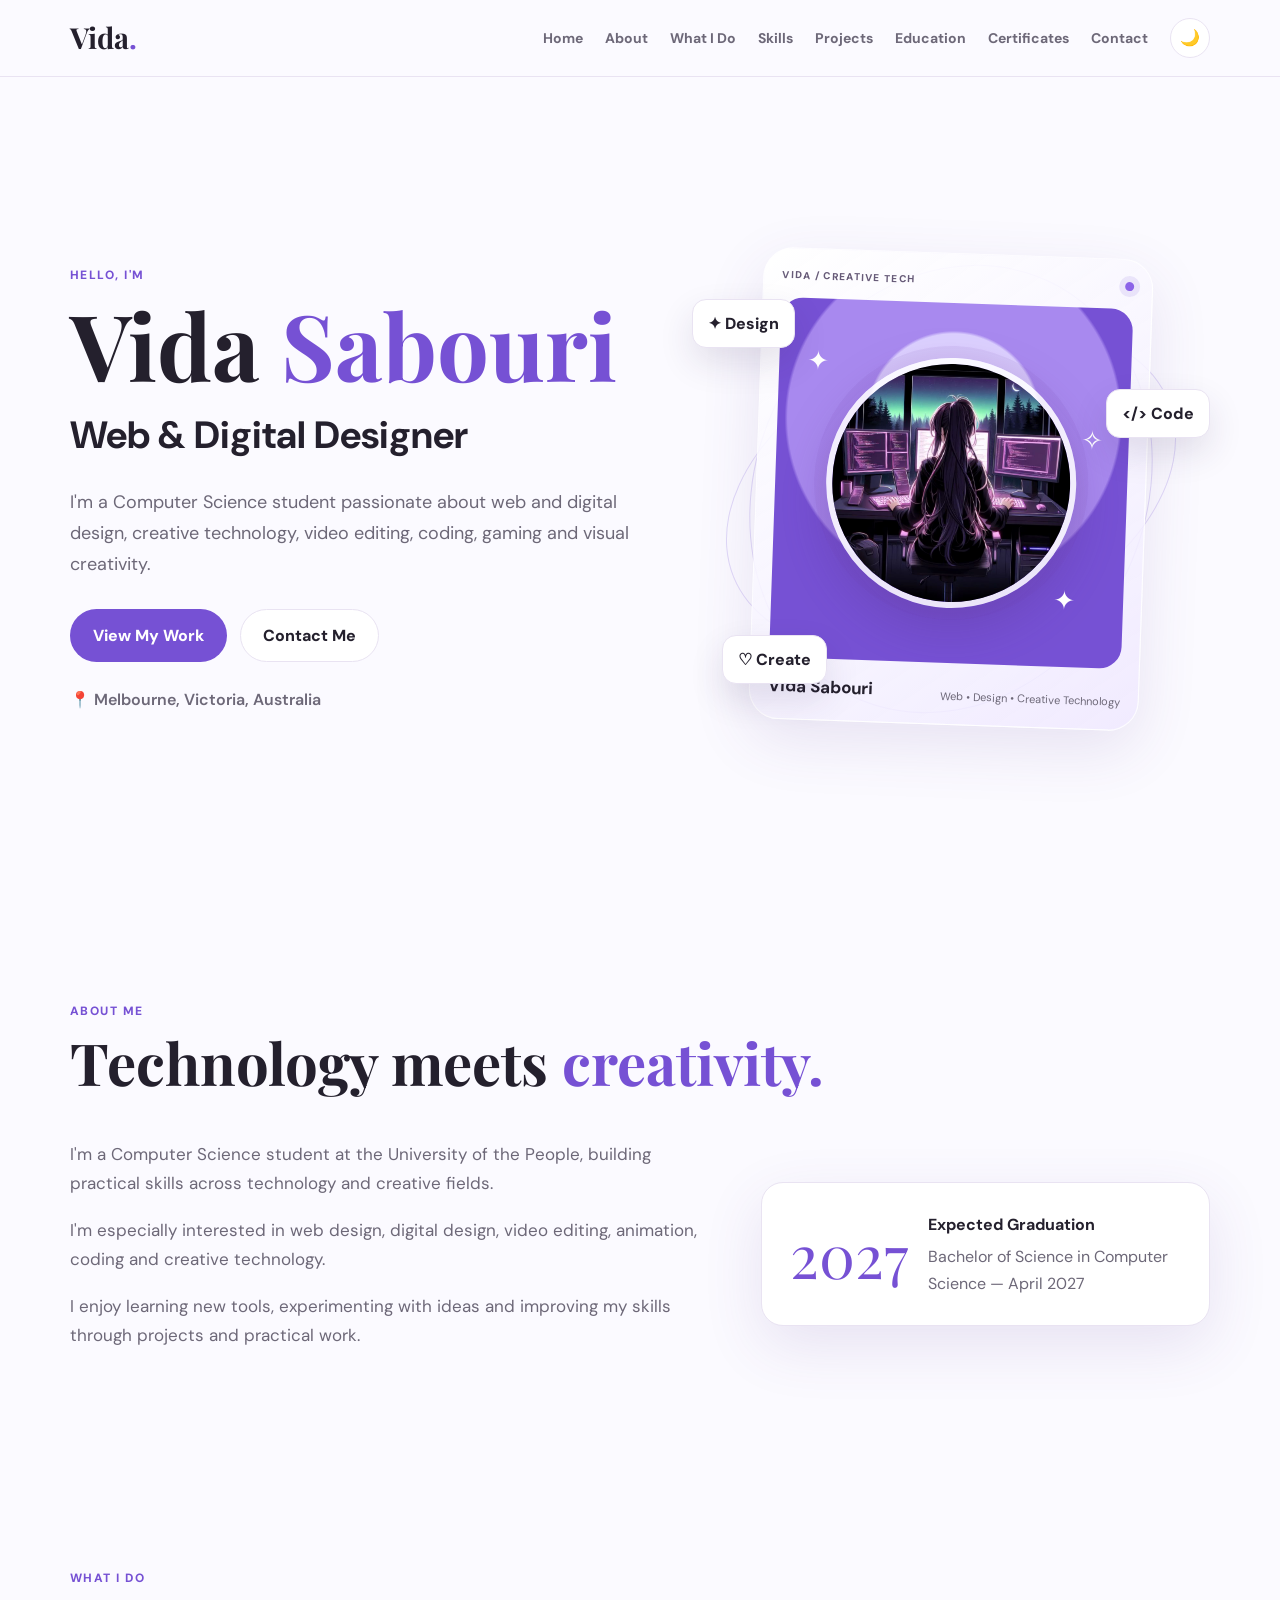
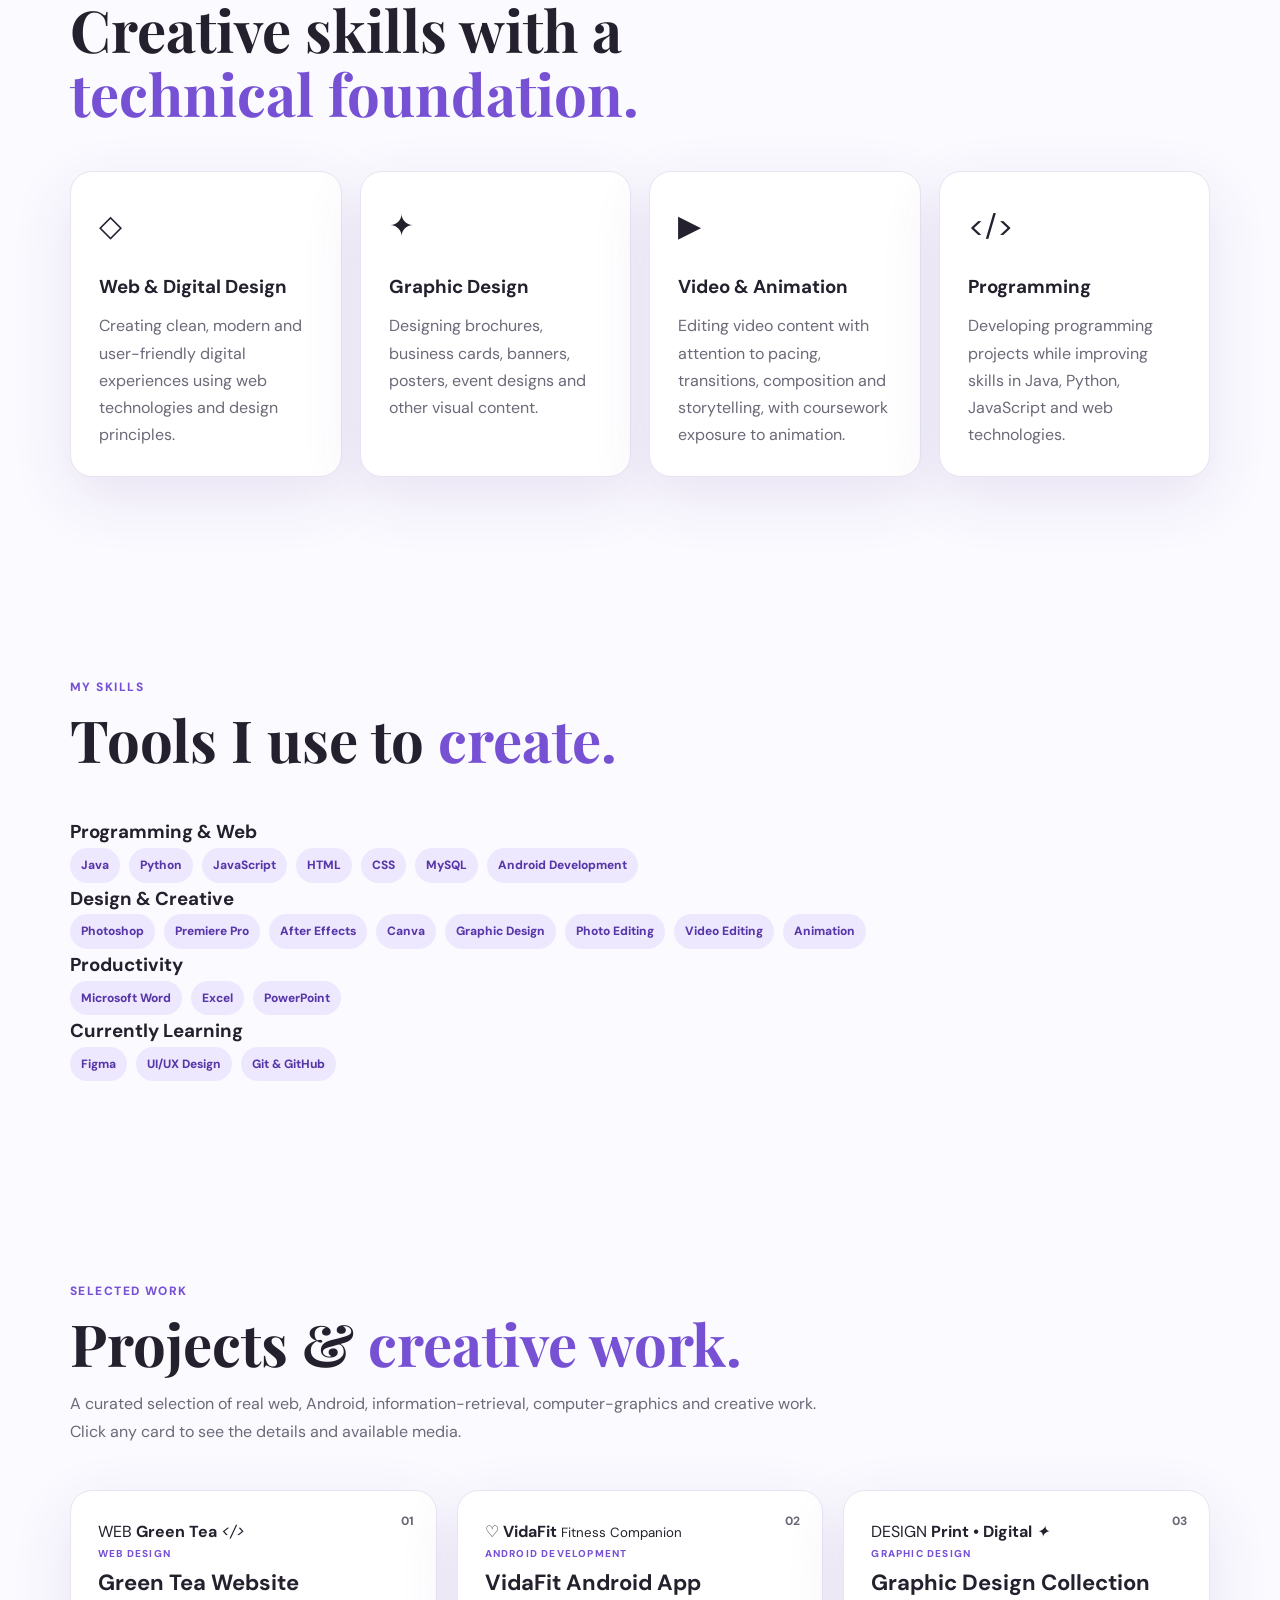
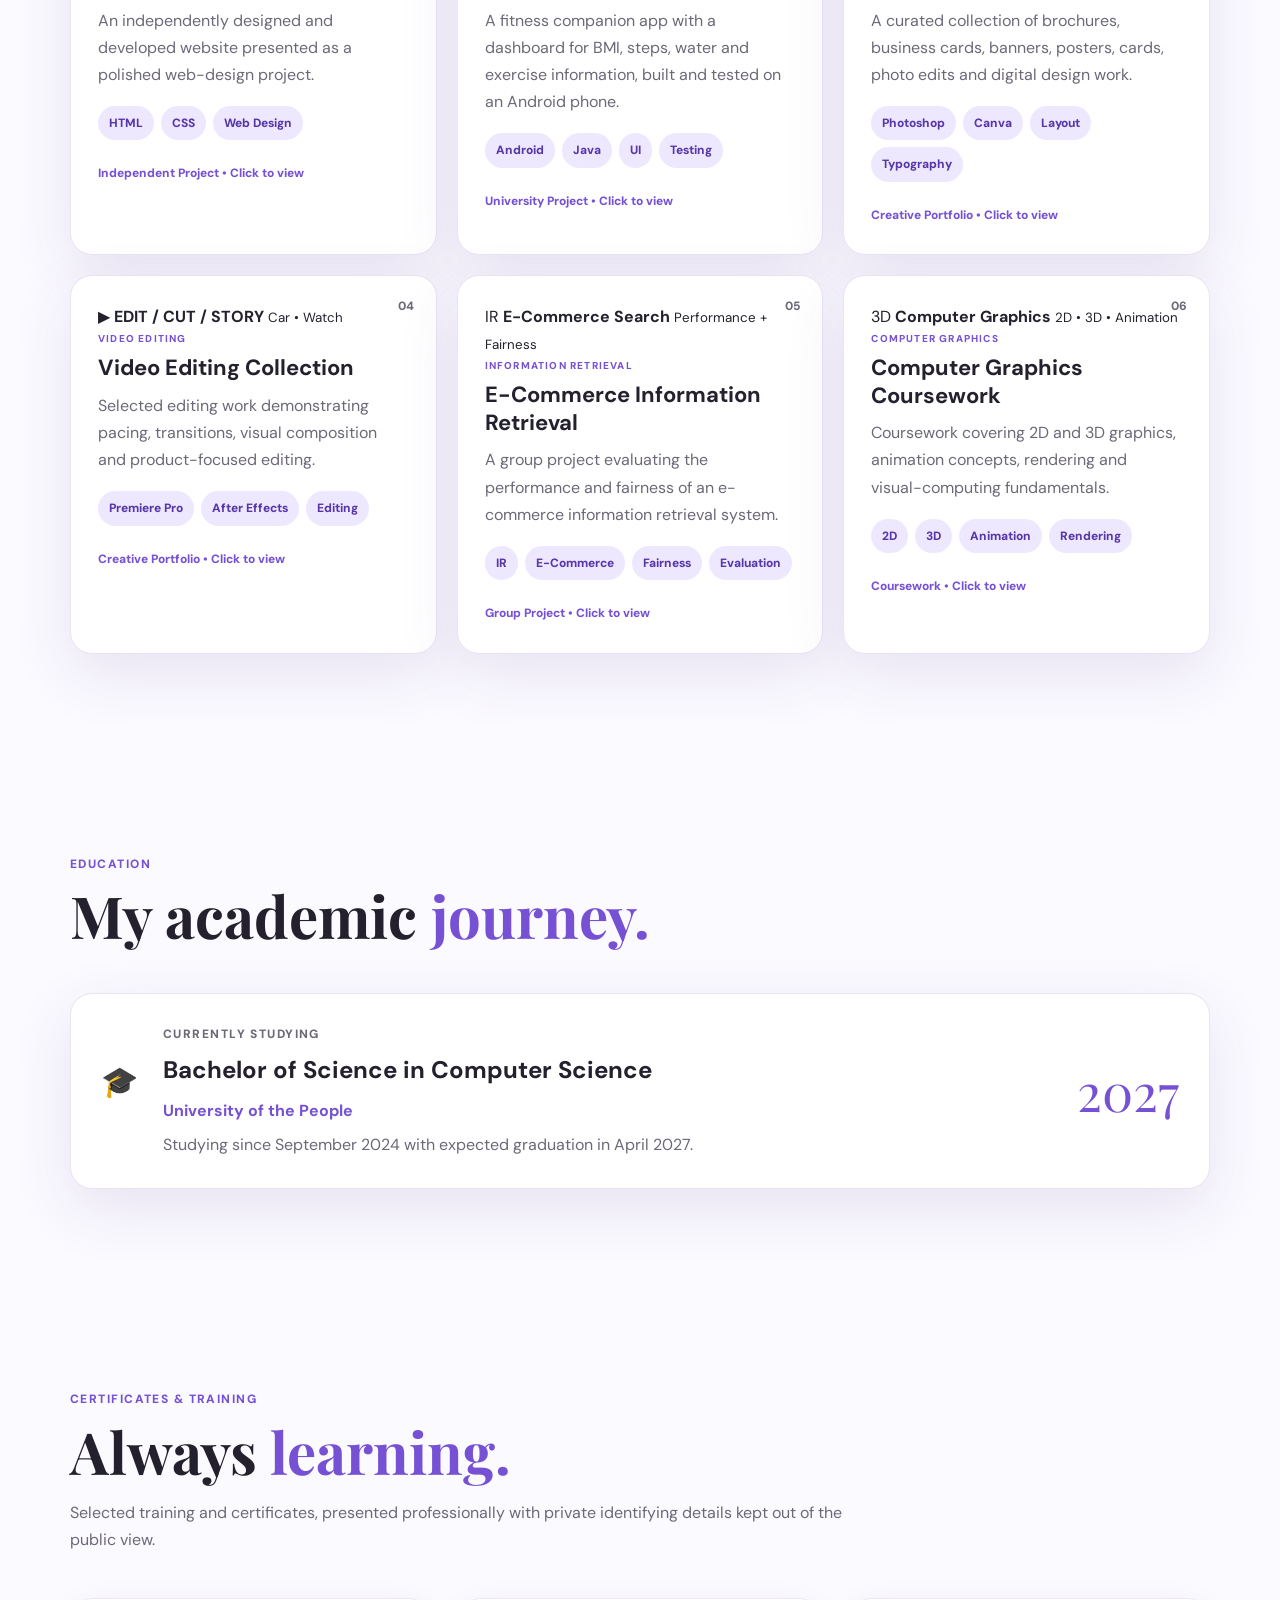
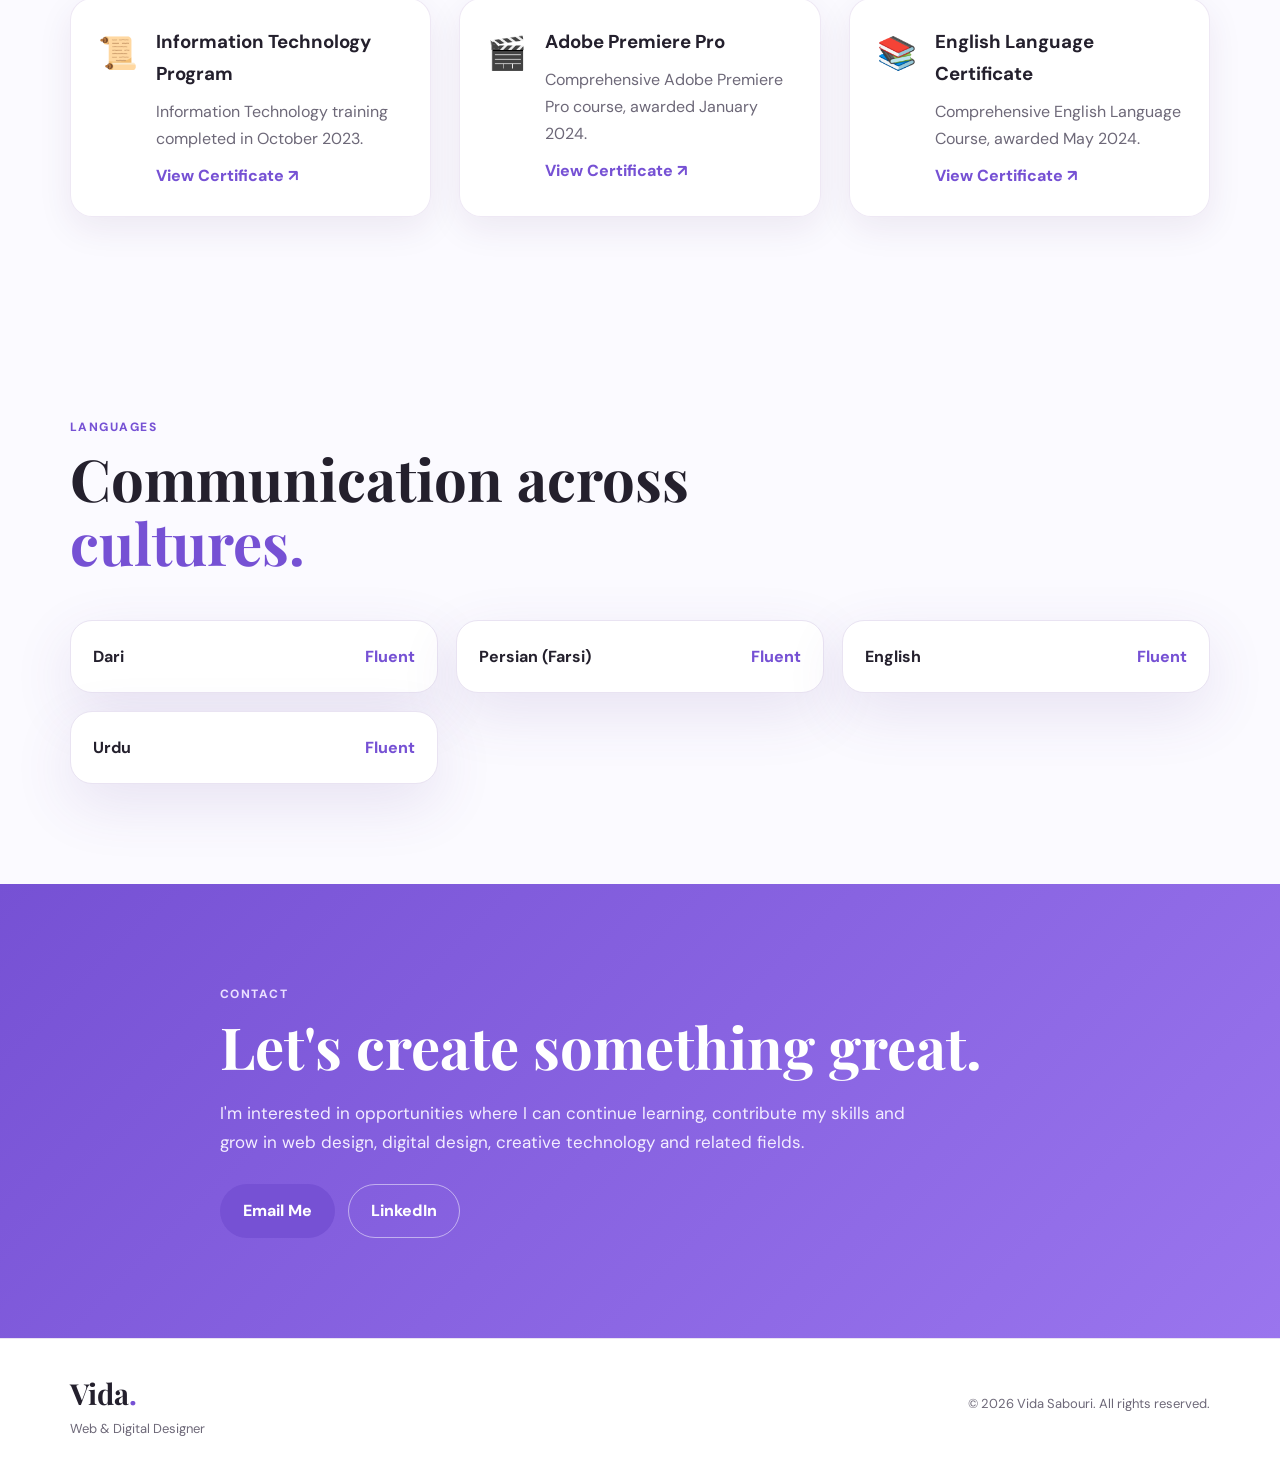
<file: index.html>
<!DOCTYPE html>
<html lang="en">
<head>
    <meta charset="UTF-8">
    <meta name="viewport" content="width=device-width, initial-scale=1.0">

    <meta name="description"
        content="Vida Sabouri — Web & Digital Designer and Computer Science student based in Melbourne, Australia.">

    <meta name="author" content="Vida Sabouri">

    <title>Vida Sabouri | Web & Digital Designer</title>

    <link rel="stylesheet" href="style.css">

    <link rel="preconnect" href="https://fonts.googleapis.com">
    <link rel="preconnect" href="https://fonts.gstatic.com" crossorigin>

    <link
        href="https://fonts.googleapis.com/css2?family=DM+Sans:wght@400;500;600;700&family=Playfair+Display:wght@600;700&display=swap"
        rel="stylesheet">

    <style>
        .modal-media {
            margin-top: 24px;
            display: grid;
            grid-template-columns: repeat(2, minmax(0, 1fr));
            gap: 14px;
        }

        .media-item {
            margin: 0;
            overflow: hidden;
            border: 1px solid var(--border);
            border-radius: 18px;
            background: var(--surface-soft);
        }

        .media-item img,
        .media-item video {
            display: block;
            width: 100%;
            max-height: 420px;
            object-fit: contain;
            background: #111;
        }

        .media-item figcaption {
            padding: 10px 12px;
            color: var(--text-light);
            font-size: 12px;
            font-weight: 600;
        }

        .certificate-card-media {
            align-items: flex-start;
        }

        .certificate-link {
            display: inline-block;
            margin-top: 10px;
            color: var(--primary);
            font-weight: 800;
            text-decoration: none;
        }

        .certificate-link:hover {
            text-decoration: underline;
        }

        .media-empty {
            padding: 16px;
            border: 1px solid var(--border);
            border-radius: 14px;
            color: var(--text-light);
            background: var(--surface-soft);
        }

        @media (max-width: 700px) {
            .modal-media {
                grid-template-columns: 1fr;
            }
        }
    </style>
</head>

<body>

<header class="header">

    <nav class="navbar">

        <a href="#home" class="logo">
            Vida<span>.</span>
        </a>

        <button
            class="menu-toggle"
            id="menuToggle"
            aria-label="Open navigation menu">
            ☰
        </button>

        <ul class="nav-links" id="navLinks">

            <li><a href="#home">Home</a></li>

            <li><a href="#about">About</a></li>

            <li><a href="#services">What I Do</a></li>

            <li><a href="#skills">Skills</a></li>

            <li><a href="#projects">Projects</a></li>

            <li><a href="#education">Education</a></li>

            <li><a href="#certificates">Certificates</a></li>

            <li><a href="#contact">Contact</a></li>

            <li>
                <button
                    class="theme-toggle"
                    id="themeToggle"
                    aria-label="Toggle dark mode">
                    🌙
                </button>
            </li>

        </ul>

    </nav>

</header>


<main>

    <!-- =========================
     HERO
========================== -->

<section class="hero" id="home">

  <div class="hero-content">

      <p class="eyebrow">
          Hello, I'm
      </p>

      <h1>
          Vida <span>Sabouri</span>
      </h1>

      <h2>
          Web & Digital Designer
      </h2>

      <p class="hero-description">
          I'm a Computer Science student passionate about
          web and digital design, creative technology,
          video editing, coding, gaming and visual creativity.
      </p>

      <div class="hero-buttons">

          <a href="#projects" class="btn btn-primary">
              View My Work
          </a>

          <a href="#contact" class="btn btn-secondary">
              Contact Me
          </a>

      </div>

      <div class="hero-location">
          <span>📍</span>
          Melbourne, Victoria, Australia
      </div>

  </div>


  <div class="hero-visual">

      <div class="portrait-orbit orbit-one"></div>
      <div class="portrait-orbit orbit-two"></div>

      <div class="portrait-card">

          <div class="portrait-topline">
              <span>VIDA / CREATIVE TECH</span>
              <span class="portrait-dot"></span>
          </div>

          <!-- REAL AVATAR IMAGE -->

          <div class="portrait-art">

              <img
                  src="assets/avatar/vida-avatar.jpg"
                  alt="Stylized computer science student avatar"
                  class="vida-avatar"
              >

              <span class="spark spark-a">✦</span>
              <span class="spark spark-b">✧</span>
              <span class="spark spark-c">✦</span>

          </div>

          <div class="portrait-caption">
              <strong>Vida Sabouri</strong>
              <span>Web • Design • Creative Technology</span>
          </div>

      </div>


      <div class="floating-card card-one">
          ✦ Design
      </div>

      <div class="floating-card card-two">
          &lt;/&gt; Code
      </div>

      <div class="floating-card card-three">
          ♡ Create
      </div>

  </div>

</section>


    <!-- =========================
         ABOUT
    ========================== -->

    <section class="section about-section" id="about">

        <div class="section-heading">

            <p class="section-label">
                About Me
            </p>

            <h2>
                Technology meets <span>creativity.</span>
            </h2>

        </div>

        <div class="about-grid">

            <div class="about-text">

                <p>
                    I'm a Computer Science student at the
                    University of the People, building practical
                    skills across technology and creative fields.
                </p>

                <p>
                    I'm especially interested in web design,
                    digital design, video editing, animation,
                    coding and creative technology.
                </p>

                <p>
                    I enjoy learning new tools, experimenting
                    with ideas and improving my skills through
                    projects and practical work.
                </p>

            </div>

            <div class="about-highlight">

                <div class="highlight-number">
                    2027
                </div>

                <div>
                    <strong>Expected Graduation</strong>

                    <p>
                        Bachelor of Science in Computer Science —
                        April 2027
                    </p>
                </div>

            </div>

        </div>

    </section>


    <!-- =========================
         SERVICES
    ========================== -->

    <section class="section" id="services">

        <div class="section-heading">

            <p class="section-label">
                What I Do
            </p>

            <h2>
                Creative skills with a
                <span>technical foundation.</span>
            </h2>

        </div>

        <div class="service-grid">

            <article class="service-card">

                <div class="service-icon">
                    ◇
                </div>

                <h3>
                    Web & Digital Design
                </h3>

                <p>
                    Creating clean, modern and user-friendly
                    digital experiences using web technologies
                    and design principles.
                </p>

            </article>


            <article class="service-card">

                <div class="service-icon">
                    ✦
                </div>

                <h3>
                    Graphic Design
                </h3>

                <p>
                    Designing brochures, business cards,
                    banners, posters, event designs and
                    other visual content.
                </p>

            </article>


            <article class="service-card">

                <div class="service-icon">
                    ▶
                </div>

                <h3>
                    Video & Animation
                </h3>

                <p>
                    Editing video content with attention to
                    pacing, transitions, composition and
                    storytelling, with coursework exposure
                    to animation.
                </p>

            </article>


            <article class="service-card">

                <div class="service-icon">
                    &lt;/&gt;
                </div>

                <h3>
                    Programming
                </h3>

                <p>
                    Developing programming projects while
                    improving skills in Java, Python,
                    JavaScript and web technologies.
                </p>

            </article>

        </div>

    </section>


    <!-- =========================
         SKILLS
    ========================== -->

    <section class="section skills-section" id="skills">

        <div class="section-heading">

            <p class="section-label">
                My Skills
            </p>

            <h2>
                Tools I use to <span>create.</span>
            </h2>

        </div>

        <div class="skills-container">

            <div class="skill-category">

                <h3>
                    Programming & Web
                </h3>

                <div class="skill-list">
                    <span>Java</span>
                    <span>Python</span>
                    <span>JavaScript</span>
                    <span>HTML</span>
                    <span>CSS</span>
                    <span>MySQL</span>
                    <span>Android Development</span>
                </div>

            </div>


            <div class="skill-category">

                <h3>
                    Design & Creative
                </h3>

                <div class="skill-list">
                    <span>Photoshop</span>
                    <span>Premiere Pro</span>
                    <span>After Effects</span>
                    <span>Canva</span>
                    <span>Graphic Design</span>
                    <span>Photo Editing</span>
                    <span>Video Editing</span>
                    <span>Animation</span>
                </div>

            </div>


            <div class="skill-category">

                <h3>
                    Productivity
                </h3>

                <div class="skill-list">
                    <span>Microsoft Word</span>
                    <span>Excel</span>
                    <span>PowerPoint</span>
                </div>

            </div>


            <div class="skill-category learning">

                <h3>
                    Currently Learning
                </h3>

                <div class="skill-list">
                    <span>Figma</span>
                    <span>UI/UX Design</span>
                    <span>Git & GitHub</span>
                </div>

            </div>

        </div>

    </section>


    <!-- =========================
         PROJECTS
    ========================== -->

    <section class="section" id="projects">

        <div class="section-heading">

            <p class="section-label">
                Selected Work
            </p>

            <h2>
                Projects & <span>creative work.</span>
            </h2>

            <p class="section-description">
                A curated selection of real web, Android,
                information-retrieval, computer-graphics
                and creative work. Click any card to see
                the details and available media.
            </p>

        </div>


        <div class="project-grid">


            <!-- GREEN TEA -->

            <article
                class="project-card project-clickable"
                data-project="website"
                tabindex="0"
                role="button"
                aria-label="Open Green Tea website project">

                <div class="project-number">
                    01
                </div>

                <div class="project-preview preview-web">
                    <span>WEB</span>
                    <b>Green Tea</b>
                    <i>&lt;/&gt;</i>
                </div>

                <p class="project-type">
                    WEB DESIGN
                </p>

                <h3>
                    Green Tea Website
                </h3>

                <p>
                    An independently designed and developed
                    website presented as a polished
                    web-design project.
                </p>

                <div class="project-tags">
                    <span>HTML</span>
                    <span>CSS</span>
                    <span>Web Design</span>
                </div>

                <span class="project-status">
                    Independent Project • Click to view
                </span>

            </article>


            <!-- VIDAFIT -->

            <article
                class="project-card project-clickable"
                data-project="vidafit"
                tabindex="0"
                role="button"
                aria-label="Open VidaFit Android project">

                <div class="project-number">
                    02
                </div>

                <div class="project-preview preview-app">
                    <span>♡</span>
                    <b>VidaFit</b>
                    <small>Fitness Companion</small>
                </div>

                <p class="project-type">
                    ANDROID DEVELOPMENT
                </p>

                <h3>
                    VidaFit Android App
                </h3>

                <p>
                    A fitness companion app with a dashboard
                    for BMI, steps, water and exercise information,
                    built and tested on an Android phone.
                </p>

                <div class="project-tags">
                    <span>Android</span>
                    <span>Java</span>
                    <span>UI</span>
                    <span>Testing</span>
                </div>

                <span class="project-status">
                    University Project • Click to view
                </span>

            </article>


            <!-- DESIGN -->

            <article
                class="project-card project-clickable"
                data-project="design"
                tabindex="0"
                role="button"
                aria-label="Open graphic design collection">

                <div class="project-number">
                    03
                </div>

                <div class="project-preview preview-design">
                    <span>DESIGN</span>
                    <b>Print • Digital</b>
                    <i>✦</i>
                </div>

                <p class="project-type">
                    GRAPHIC DESIGN
                </p>

                <h3>
                    Graphic Design Collection
                </h3>

                <p>
                    A curated collection of brochures,
                    business cards, banners, posters,
                    cards, photo edits and digital design work.
                </p>

                <div class="project-tags">
                    <span>Photoshop</span>
                    <span>Canva</span>
                    <span>Layout</span>
                    <span>Typography</span>
                </div>

                <span class="project-status">
                    Creative Portfolio • Click to view
                </span>

            </article>


            <!-- VIDEO -->

            <article
                class="project-card project-clickable"
                data-project="video"
                tabindex="0"
                role="button"
                aria-label="Open video editing collection">

                <div class="project-number">
                    04
                </div>

                <div class="project-preview preview-video">
                    <span>▶</span>
                    <b>EDIT / CUT / STORY</b>
                    <small>Car • Watch</small>
                </div>

                <p class="project-type">
                    VIDEO EDITING
                </p>

                <h3>
                    Video Editing Collection
                </h3>

                <p>
                    Selected editing work demonstrating
                    pacing, transitions, visual composition
                    and product-focused editing.
                </p>

                <div class="project-tags">
                    <span>Premiere Pro</span>
                    <span>After Effects</span>
                    <span>Editing</span>
                </div>

                <span class="project-status">
                    Creative Portfolio • Click to view
                </span>

            </article>


            <!-- INFORMATION RETRIEVAL -->

            <article
                class="project-card project-clickable"
                data-project="ir"
                tabindex="0"
                role="button"
                aria-label="Open information retrieval project">

                <div class="project-number">
                    05
                </div>

                <div class="project-preview preview-ir">
                    <span>IR</span>
                    <b>E-Commerce Search</b>
                    <small>Performance + Fairness</small>
                </div>

                <p class="project-type">
                    INFORMATION RETRIEVAL
                </p>

                <h3>
                    E-Commerce Information Retrieval
                </h3>

                <p>
                    A group project evaluating the performance
                    and fairness of an e-commerce information
                    retrieval system.
                </p>

                <div class="project-tags">
                    <span>IR</span>
                    <span>E-Commerce</span>
                    <span>Fairness</span>
                    <span>Evaluation</span>
                </div>

                <span class="project-status">
                    Group Project • Click to view
                </span>

            </article>


            <!-- COMPUTER GRAPHICS -->

            <article
                class="project-card project-clickable"
                data-project="graphics"
                tabindex="0"
                role="button"
                aria-label="Open computer graphics coursework">

                <div class="project-number">
                    06
                </div>

                <div class="project-preview preview-graphics">
                    <span>3D</span>
                    <b>Computer Graphics</b>
                    <small>2D • 3D • Animation</small>
                </div>

                <p class="project-type">
                    COMPUTER GRAPHICS
                </p>

                <h3>
                    Computer Graphics Coursework
                </h3>

                <p>
                    Coursework covering 2D and 3D graphics,
                    animation concepts, rendering and
                    visual-computing fundamentals.
                </p>

                <div class="project-tags">
                    <span>2D</span>
                    <span>3D</span>
                    <span>Animation</span>
                    <span>Rendering</span>
                </div>

                <span class="project-status">
                    Coursework • Click to view
                </span>

            </article>

        </div>

    </section>


    <!-- =========================
         PROJECT MODAL
    ========================== -->

    <div
        class="project-modal"
        id="projectModal"
        aria-hidden="true">

        <div
            class="modal-backdrop"
            data-close-modal>
        </div>

        <div
            class="modal-panel"
            role="dialog"
            aria-modal="true"
            aria-labelledby="modalTitle">

            <button
                class="modal-close"
                id="modalClose"
                aria-label="Close project details">
                ×
            </button>

            <p
                class="modal-kicker"
                id="modalKicker">
            </p>

            <h2 id="modalTitle"></h2>

            <p id="modalDescription"></p>

            <div
                class="modal-media"
                id="modalMedia"
                aria-live="polite">
            </div>

            <div class="modal-columns">

                <div>

                    <h3>
                        What I worked on
                    </h3>

                    <ul id="modalBullets"></ul>

                </div>

                <div>

                    <h3>
                        Tools / skills
                    </h3>

                    <div
                        class="modal-tags"
                        id="modalTags">
                    </div>

                </div>

            </div>

            <div
                class="modal-note"
                id="modalNote">
            </div>

        </div>

    </div>


    <!-- =========================
         EDUCATION
    ========================== -->

    <section
        class="section education-section"
        id="education">

        <div class="section-heading">

            <p class="section-label">
                Education
            </p>

            <h2>
                My academic <span>journey.</span>
            </h2>

        </div>

        <div class="education-card">

            <div class="education-icon">
                🎓
            </div>

            <div>

                <p class="education-status">
                    CURRENTLY STUDYING
                </p>

                <h3>
                    Bachelor of Science in Computer Science
                </h3>

                <h4>
                    University of the People
                </h4>

                <p>
                    Studying since September 2024 with
                    expected graduation in April 2027.
                </p>

            </div>

            <div class="education-year">
                2027
            </div>

        </div>

    </section>


    <!-- =========================
         CERTIFICATES
    ========================== -->

    <section
        class="section certificates-section"
        id="certificates">

        <div class="section-heading">

            <p class="section-label">
                Certificates & Training
            </p>

            <h2>
                Always <span>learning.</span>
            </h2>

            <p class="section-description">
                Selected training and certificates,
                presented professionally with private
                identifying details kept out of the
                public view.
            </p>

        </div>


        <div class="certificate-grid">


            <article class="certificate-card certificate-card-media">

                <div class="certificate-icon">
                    📜
                </div>

                <div>

                    <h3>
                        Information Technology Program
                    </h3>

                    <p>
                        Information Technology training
                        completed in October 2023.
                    </p>

                    <a
                        class="certificate-link"
                        href="assets/certificates/information-technology.jpeg"
                        target="_blank"
                        rel="noopener noreferrer">
                        View Certificate ↗
                    </a>

                </div>

            </article>


            <article class="certificate-card certificate-card-media">

                <div class="certificate-icon">
                    🎬
                </div>

                <div>

                    <h3>
                        Adobe Premiere Pro
                    </h3>

                    <p>
                        Comprehensive Adobe Premiere Pro
                        course, awarded January 2024.
                    </p>

                    <a
                        class="certificate-link"
                        href="assets/certificates/adobe-premiere-pro.jpeg"
                        target="_blank"
                        rel="noopener noreferrer">
                        View Certificate ↗
                    </a>

                </div>

            </article>


            <article class="certificate-card certificate-card-media">

                <div class="certificate-icon">
                    📚
                </div>

                <div>

                    <h3>
                        English Language Certificate
                    </h3>

                    <p>
                        Comprehensive English Language
                        Course, awarded May 2024.
                    </p>

                    <a
                        class="certificate-link"
                        href="assets/certificates/english-language.jpeg"
                        target="_blank"
                        rel="noopener noreferrer">
                        View Certificate ↗
                    </a>

                </div>

            </article>

        </div>

    </section>


    <!-- =========================
         LANGUAGES
    ========================== -->

    <section class="section languages-section">

        <div class="section-heading">

            <p class="section-label">
                Languages
            </p>

            <h2>
                Communication across <span>cultures.</span>
            </h2>

        </div>

        <div class="language-grid">

            <div class="language-card">
                <strong>Dari</strong>
                <span>Fluent</span>
            </div>

            <div class="language-card">
                <strong>Persian (Farsi)</strong>
                <span>Fluent</span>
            </div>

            <div class="language-card">
                <strong>English</strong>
                <span>Fluent</span>
            </div>

            <div class="language-card">
                <strong>Urdu</strong>
                <span>Fluent</span>
            </div>

        </div>

    </section>


    <!-- =========================
         CONTACT
    ========================== -->

    <section
        class="contact-section"
        id="contact">

        <div class="contact-content">

            <p class="section-label">
                Contact
            </p>

            <h2>
                Let's create something
                <span>great.</span>
            </h2>

            <p>
                I'm interested in opportunities where I can
                continue learning, contribute my skills and
                grow in web design, digital design, creative
                technology and related fields.
            </p>

            <div class="contact-buttons">

                <a
                    href="mailto:Vida.sabouri3@gmail.com"
                    class="btn btn-primary">
                    Email Me
                </a>

                <a
                    href="https://www.linkedin.com/in/vida-sabouri3"
                    target="_blank"
                    rel="noopener noreferrer"
                    class="btn btn-secondary">
                    LinkedIn
                </a>

            </div>

        </div>

    </section>

</main>


<footer>

    <div class="footer-content">

        <div>

            <a
                href="#home"
                class="footer-logo">
                Vida<span>.</span>
            </a>

            <p>
                Web & Digital Designer
            </p>

        </div>

        <p>
            © 2026 Vida Sabouri. All rights reserved.
        </p>

    </div>

</footer>


<script src="script.js"></script>

</body>
</html>
</file>
<file: style.css>
:root {
    --primary: #7651d4;
    --primary-dark: #5736a8;
    --primary-light: #eee8ff;
  
    --bg: #fbfaff;
    --surface: #ffffff;
    --soft: #f5f1fc;
  
    --text: #24202d;
    --muted: #6d6878;
    --border: #e9e3f2;
  
    --dark: #121018;
    --dark-surface: #1c1924;
    --dark-soft: #24202e;
    --dark-text: #f8f5ff;
    --dark-muted: #bcb5c9;
    --dark-border: #342e40;
  
    --shadow: 0 20px 60px rgba(91, 59, 145, 0.12);
  
    --radius: 22px;
    --ease: 0.3s ease;
  }
  
  
  /* =========================
     RESET
  ========================= */
  
  * {
    box-sizing: border-box;
    margin: 0;
    padding: 0;
  }
  
  html {
    scroll-behavior: smooth;
    scroll-padding-top: 90px;
  }
  
  body {
    font-family: "DM Sans", sans-serif;
    background: var(--bg);
    color: var(--text);
    line-height: 1.7;
    transition:
      background var(--ease),
      color var(--ease);
  }
  
  body.dark-mode {
    --bg: var(--dark);
    --surface: var(--dark-surface);
    --soft: var(--dark-soft);
    --text: var(--dark-text);
    --muted: var(--dark-muted);
    --border: var(--dark-border);
  }
  
  body.modal-open {
    overflow: hidden;
  }
  
  a {
    color: inherit;
  }
  
  button {
    font: inherit;
  }
  
  ul {
    padding-left: 20px;
  }
  
  
  /* =========================
     HEADER
  ========================= */
  
  .header {
    position: sticky;
    top: 0;
    z-index: 1000;
  
    background: rgba(251, 250, 255, 0.88);
  
    backdrop-filter: blur(18px);
    -webkit-backdrop-filter: blur(18px);
  
    border-bottom: 1px solid var(--border);
  }
  
  .dark-mode .header {
    background: rgba(18, 16, 24, 0.88);
  }
  
  .navbar {
    max-width: 1200px;
    min-height: 76px;
  
    margin: auto;
    padding: 0 30px;
  
    display: flex;
    align-items: center;
    justify-content: space-between;
  }
  
  .logo,
  .footer-logo {
    font-family: "Playfair Display", serif;
    font-size: 29px;
    font-weight: 700;
    text-decoration: none;
  }
  
  .logo span,
  .footer-logo span {
    color: var(--primary);
  }
  
  .nav-links {
    display: flex;
    align-items: center;
    gap: 22px;
  
    list-style: none;
    padding: 0;
  }
  
  .nav-links a {
    text-decoration: none;
    color: var(--muted);
  
    font-size: 14px;
    font-weight: 700;
  
    transition: var(--ease);
  }
  
  .nav-links a:hover {
    color: var(--primary);
  }
  
  .menu-toggle {
    display: none;
  
    border: 0;
    background: transparent;
  
    color: var(--text);
    font-size: 28px;
  
    cursor: pointer;
  }
  
  .theme-toggle {
    width: 40px;
    height: 40px;
  
    border: 1px solid var(--border);
    border-radius: 50%;
  
    background: var(--surface);
  
    cursor: pointer;
  }
  
  
  /* =========================
     HERO
  ========================= */
  
  .hero {
    min-height: calc(100vh - 76px);
  
    max-width: 1200px;
    margin: auto;
    padding: 90px 30px;
  
    display: grid;
    grid-template-columns: 1.05fr 0.95fr;
    gap: 50px;
  
    align-items: center;
  }
  
  .eyebrow,
  .section-label,
  .project-type,
  .education-status,
  .certificate-label {
    color: var(--primary);
  
    font-weight: 800;
    letter-spacing: 0.12em;
    text-transform: uppercase;
  
    font-size: 12px;
  }
  
  .hero h1 {
    font-family: "Playfair Display", serif;
  
    font-size: clamp(55px, 8vw, 92px);
    line-height: 1.02;
  
    margin: 12px 0;
  }
  
  .hero h1 span,
  .section-heading h2 span,
  .contact-content h2 span {
    color: var(--primary);
  }
  
  .hero h2 {
    font-size: clamp(25px, 3vw, 38px);
    margin-bottom: 20px;
  }
  
  .hero-description {
    max-width: 680px;
  
    color: var(--muted);
  
    font-size: 18px;
  
    margin-bottom: 30px;
  }
  
  .hero-buttons,
  .contact-buttons {
    display: flex;
    gap: 13px;
    flex-wrap: wrap;
  }
  
  .btn {
    display: inline-flex;
  
    align-items: center;
    justify-content: center;
  
    min-height: 48px;
  
    padding: 12px 22px;
  
    border-radius: 999px;
  
    text-decoration: none;
  
    font-weight: 800;
  
    border: 1px solid transparent;
  
    transition:
      transform var(--ease),
      background var(--ease),
      color var(--ease),
      border var(--ease);
  }
  
  .btn:hover {
    transform: translateY(-2px);
  }
  
  .btn-primary {
    background: var(--primary);
    color: #ffffff;
  }
  
  .btn-primary:hover {
    background: var(--primary-dark);
  }
  
  .btn-secondary {
    background: var(--surface);
    border-color: var(--border);
    color: var(--text);
  }
  
  .hero-location {
    margin-top: 24px;
  
    color: var(--muted);
  
    font-weight: 600;
  }
  
  
  /* =========================
     HERO PROFILE VISUAL
  ========================= */
  
  .hero-visual {
    position: relative;
  
    min-height: 530px;
  
    display: grid;
    place-items: center;
  }
  
  .portrait-card {
    width: min(390px, 82%);
  
    padding: 18px;
  
    border: 1px solid rgba(255, 255, 255, 0.8);
  
    border-radius: 30px;
  
    background:
      linear-gradient(
        145deg,
        rgba(255, 255, 255, 0.92),
        rgba(238, 232, 255, 0.82)
      );
  
    box-shadow: var(--shadow);
  
    transform: rotate(2deg);
  
    position: relative;
    z-index: 2;
  }
  
  .portrait-topline {
    display: flex;
  
    justify-content: space-between;
    align-items: center;
  
    font-size: 10px;
  
    letter-spacing: 0.13em;
  
    font-weight: 800;
  
    color: #675b78;
  }
  
  .portrait-dot {
    width: 9px;
    height: 9px;
  
    background: #8c63e8;
  
    border-radius: 50%;
  
    box-shadow:
      0 0 0 6px rgba(118, 81, 212, 0.12);
  }
  
  .portrait-art {
    height: 350px;
  
    position: relative;
  
    overflow: hidden;
  
    border-radius: 22px;
  
    margin: 14px 0;
  
    background:
      radial-gradient(
        circle at 50% 32%,
        #ffffff 0 9%,
        #dcd0ff 10% 28%,
        #a889ef 29% 55%,
        #7651d4 56% 100%
      );
  }
  
  .portrait-halo {
    position: absolute;
  
    width: 270px;
    height: 270px;
  
    border: 1px solid rgba(255, 255, 255, 0.55);
  
    border-radius: 50%;
  
    top: 25px;
    left: 50%;
  
    transform: translateX(-50%);
  
    box-shadow:
      0 0 60px rgba(255, 255, 255, 0.35);
  }
  
  .portrait-hair {
    position: absolute;
  
    width: 190px;
    height: 220px;
  
    border-radius: 52% 48% 44% 56%;
  
    background: #30243f;
  
    top: 55px;
    left: 50%;
  
    transform: translateX(-50%);
  
    box-shadow:
      inset -15px 0 0 rgba(255, 255, 255, 0.06);
  }
  
  .portrait-head {
    position: absolute;
  
    width: 130px;
    height: 150px;
  
    border-radius: 48% 48% 44% 44%;
  
    background: #f2c7ae;
  
    top: 82px;
    left: 50%;
  
    transform: translateX(-50%);
  
    z-index: 2;
  
    box-shadow:
      inset -10px -5px 0 rgba(126, 75, 58, 0.08);
  }
  
  .eye {
    position: absolute;
  
    width: 9px;
    height: 5px;
  
    border-radius: 50%;
  
    background: #3b2c35;
  
    top: 65px;
  }
  
  .eye-a {
    left: 37px;
  }
  
  .eye-b {
    right: 37px;
  }
  
  .mouth {
    position: absolute;
  
    width: 25px;
    height: 10px;
  
    border-bottom: 3px solid #9c536b;
  
    border-radius: 50%;
  
    left: 50%;
    bottom: 35px;
  
    transform: translateX(-50%);
  }
  
  .portrait-neck {
    position: absolute;
  
    width: 48px;
    height: 55px;
  
    background: #eabda5;
  
    top: 205px;
    left: 50%;
  
    transform: translateX(-50%);
  
    z-index: 1;
  }
  
  .portrait-body {
    position: absolute;
  
    width: 220px;
    height: 150px;
  
    border-radius: 50% 50% 0 0;
  
    background: #f8f5ff;
  
    color: #7651d4;
  
    font-family: "Playfair Display", serif;
  
    font-size: 90px;
    font-weight: 700;
  
    text-align: center;
  
    padding-top: 32px;
  
    bottom: -35px;
    left: 50%;
  
    transform: translateX(-50%);
  
    z-index: 3;
  }
  
  .spark {
    position: absolute;
  
    color: #ffffff;
  
    font-size: 26px;
  
    z-index: 4;
  }
  
  .spark-a {
    top: 40px;
    left: 28px;
  }
  
  .spark-b {
    right: 25px;
    top: 110px;
  }
  
  .spark-c {
    right: 48px;
    bottom: 45px;
  }
  
  .portrait-caption {
    display: flex;
  
    justify-content: space-between;
    align-items: flex-end;
  
    gap: 15px;
  }
  
  .portrait-caption strong {
    font-size: 17px;
  }
  
  .portrait-caption span {
    font-size: 11px;
    color: #6d6878;
  }
  
  .portrait-orbit {
    position: absolute;
  
    border: 1px solid rgba(118, 81, 212, 0.2);
  
    border-radius: 50%;
  
    animation: spin 18s linear infinite;
  }
  
  .orbit-one {
    width: 470px;
    height: 300px;
  
    transform: rotate(-22deg);
  }
  
  .orbit-two {
    width: 390px;
    height: 460px;
  
    transform: rotate(25deg);
  
    animation-direction: reverse;
  }
  
  .floating-card {
    position: absolute;
  
    padding: 10px 15px;
  
    border: 1px solid var(--border);
  
    border-radius: 14px;
  
    background: var(--surface);
  
    box-shadow:
      0 15px 35px rgba(50, 30, 80, 0.12);
  
    font-weight: 800;
  
    z-index: 4;
  }
  
  .card-one {
    left: 0;
    top: 90px;
  }
  
  .card-two {
    right: 0;
    top: 180px;
  }
  
  .card-three {
    left: 30px;
    bottom: 85px;
  }
  
  @keyframes spin {
    to {
      transform: rotate(338deg);
    }
  }
  
  
  /* =========================
     GENERAL SECTIONS
  ========================= */
  
  .section {
    max-width: 1200px;
  
    margin: auto;
  
    padding: 100px 30px;
  }
  
  .section-heading {
    max-width: 780px;
  
    margin-bottom: 45px;
  }
  
  .section-heading h2,
  .contact-content h2 {
    font-family: "Playfair Display", serif;
  
    font-size: clamp(36px, 5vw, 58px);
  
    line-height: 1.1;
  
    margin-top: 10px;
  }
  
  .section-description {
    color: var(--muted);
  
    margin-top: 15px;
  }
  
  
  /* =========================
     ABOUT
  ========================= */
  
  .about-grid {
    display: grid;
  
    grid-template-columns: 1fr 0.7fr;
  
    gap: 50px;
  
    align-items: center;
  }
  
  .about-text p {
    color: var(--muted);
  
    font-size: 17px;
  
    margin-bottom: 18px;
  }
  
  .about-highlight {
    display: flex;
  
    gap: 20px;
  
    align-items: center;
  
    background: var(--surface);
  
    border: 1px solid var(--border);
  
    border-radius: var(--radius);
  
    padding: 28px;
  
    box-shadow: var(--shadow);
  }
  
  .highlight-number {
    font-family: "Playfair Display", serif;
  
    font-size: 60px;
  
    color: var(--primary);
  
    line-height: 1;
  }
  
  .about-highlight p {
    color: var(--muted);
  
    margin-top: 5px;
  }
  
  
  /* =========================
     SERVICES
  ========================= */
  
  .service-grid {
    display: grid;
  
    grid-template-columns: repeat(4, 1fr);
  
    gap: 18px;
  }
  
  .service-card,
  .skill-group,
  .project-card,
  .education-card,
  .certificate-card,
  .language-card {
    background: var(--surface);
  
    border: 1px solid var(--border);
  
    border-radius: var(--radius);
  
    box-shadow: var(--shadow);
  }
  
  .service-card {
    padding: 28px;
  
    transition:
      transform var(--ease),
      border var(--ease);
  }
  
  .service-card:hover {
    transform: translateY(-7px);
  
    border-color: #cfc1f4;
  }
  
  .service-icon,
  .project-icon,
  .certificate-icon,
  .education-icon {
    font-size: 30px;
  
    margin-bottom: 20px;
  }
  
  .service-card h3 {
    margin-bottom: 10px;
  }
  
  .service-card p,
  .project-card > p:not(.project-type),
  .certificate-card p,
  .education-card p {
    color: var(--muted);
  }
  
  
  /* =========================
     SKILLS
  ========================= */
  
  .skills-grid {
    display: grid;
  
    grid-template-columns: repeat(3, 1fr);
  
    gap: 18px;
  }
  
  .skill-group {
    padding: 28px;
  }
  
  .skill-group h3 {
    margin-bottom: 18px;
  }
  
  .skill-list {
    display: flex;
  
    flex-wrap: wrap;
  
    gap: 9px;
  }
  
  .skill-list span,
  .project-tags span,
  .modal-tags span {
    padding: 7px 11px;
  
    border-radius: 999px;
  
    background: var(--primary-light);
  
    color: var(--primary-dark);
  
    font-size: 12px;
  
    font-weight: 800;
  }
  
  .dark-mode .skill-list span,
  .dark-mode .project-tags span,
  .dark-mode .modal-tags span {
    background: #302747;
  
    color: #d9caff;
  }
  
  
  /* =========================
     PROJECTS
  ========================= */
  
  .project-grid {
    display: grid;
  
    grid-template-columns: repeat(3, 1fr);
  
    gap: 20px;
  }
  
  .project-card {
    padding: 27px;
  
    position: relative;
  
    cursor: pointer;
  
    transition:
      transform var(--ease),
      border var(--ease),
      box-shadow var(--ease);
  
    outline: none;
  }
  
  .project-card:hover,
  .project-card:focus-visible {
    transform: translateY(-7px);
  
    border-color: #c9b8f0;
  
    box-shadow:
      0 25px 70px rgba(91, 59, 145, 0.18);
  }
  
  .project-number {
    position: absolute;
  
    right: 22px;
    top: 20px;
  
    font-size: 12px;
  
    color: var(--muted);
  
    font-weight: 800;
  }
  
  .project-icon {
    font-size: 32px;
  }
  
  .project-type {
    font-size: 10px;
  
    margin-bottom: 7px;
  }
  
  .project-card h3 {
    font-size: 22px;
  
    line-height: 1.25;
  
    margin-bottom: 10px;
  }
  
  .project-tags {
    display: flex;
  
    flex-wrap: wrap;
  
    gap: 7px;
  
    margin: 18px 0;
  }
  
  .project-status {
    font-size: 12px;
  
    color: var(--primary);
  
    font-weight: 800;
  }
  
  
  /* =========================
     PROJECT MODAL
  ========================= */
  
  .project-modal {
    position: fixed;
  
    inset: 0;
  
    z-index: 2000;
  
    display: none;
  
    align-items: center;
    justify-content: center;
  
    padding: 25px;
  }
  
  .project-modal.open {
    display: flex;
  }
  
  .modal-backdrop {
    position: absolute;
  
    inset: 0;
  
    background: rgba(15, 10, 25, 0.68);
  
    backdrop-filter: blur(8px);
  }
  
  .modal-panel {
    position: relative;
  
    width: min(850px, 100%);
  
    max-height: 88vh;
  
    overflow: auto;
  
    background: var(--surface);
  
    color: var(--text);
  
    border: 1px solid var(--border);
  
    border-radius: 28px;
  
    padding: 38px;
  
    box-shadow:
      0 30px 100px rgba(0, 0, 0, 0.35);
  
    z-index: 1;
  }
  
  .modal-close {
    position: absolute;
  
    right: 18px;
    top: 15px;
  
    width: 42px;
    height: 42px;
  
    border: 1px solid var(--border);
  
    border-radius: 50%;
  
    background: var(--soft);
  
    color: var(--text);
  
    font-size: 28px;
  
    cursor: pointer;
  }
  
  .modal-kicker {
    color: var(--primary);
  
    font-size: 11px;
  
    font-weight: 800;
  
    letter-spacing: 0.12em;
  }
  
  .modal-panel h2 {
    font-family: "Playfair Display", serif;
  
    font-size: 42px;
  
    line-height: 1.1;
  
    margin:
      8px
      45px
      14px
      0;
  }
  
  .modal-panel > p {
    color: var(--muted);
  }
  
  .modal-columns {
    display: grid;
  
    grid-template-columns: 1.25fr 0.75fr;
  
    gap: 30px;
  
    margin-top: 28px;
  }
  
  .modal-columns h3 {
    margin-bottom: 12px;
  }
  
  .modal-columns li {
    margin-bottom: 8px;
  
    color: var(--muted);
  }
  
  .modal-tags {
    display: flex;
  
    flex-wrap: wrap;
  
    gap: 8px;
  }
  
  .modal-note {
    margin-top: 28px;
  
    padding: 16px;
  
    border-left: 4px solid var(--primary);
  
    background: var(--soft);
  
    border-radius: 10px;
  
    color: var(--muted);
  
    font-size: 14px;
  }
  
  
  /* =========================
     EDUCATION
  ========================= */
  
  .education-card {
    padding: 30px;
  
    display: grid;
  
    grid-template-columns: auto 1fr auto;
  
    gap: 25px;
  
    align-items: center;
  }
  
  .education-card h3 {
    font-size: 24px;
  
    margin: 6px 0;
  }
  
  .education-card h4 {
    color: var(--primary);
  
    margin-bottom: 7px;
  }
  
  .education-year {
    font-family: "Playfair Display", serif;
  
    font-size: 52px;
  
    color: var(--primary);
  }
  
  
  /* =========================
     CERTIFICATES
  ========================= */
  
  .certificate-grid {
    display: grid;
  
    grid-template-columns: repeat(3, 1fr);
  
    gap: 18px;
  }
  
  .certificate-card {
    padding: 27px;
  
    display: flex;
  
    gap: 18px;
  }
  
  .certificate-icon {
    font-size: 32px;
  }
  
  .certificate-label {
    font-size: 10px;
  
    margin-bottom: 5px;
  }
  
  .certificate-card h3 {
    margin-bottom: 8px;
  }
  
  
  /* =========================
     LANGUAGES
  ========================= */
  
  .language-grid {
    display: grid;
  
    grid-template-columns: repeat(3, 1fr);
  
    gap: 18px;
  }
  
  .language-card {
    padding: 22px;
  
    display: flex;
  
    justify-content: space-between;
  
    gap: 15px;
  }
  
  .language-card span {
    color: var(--primary);
  
    font-weight: 800;
  }
  
  
  /* =========================
     CONTACT
  ========================= */
  
  .contact-section {
    background:
      linear-gradient(
        135deg,
        var(--primary),
        #9a75ee
      );
  
    color: #ffffff;
  }
  
  .contact-content {
    max-width: 900px;
  
    margin: auto;
  
    padding: 100px 30px;
  }
  
  .contact-content .section-label {
    color: #eadfff;
  }
  
  .contact-content h2 span {
    color: #ffffff;
  }
  
  .contact-content > p:not(.section-label) {
    max-width: 700px;
  
    margin: 20px 0 28px;
  
    color: #f3edff;
  
    font-size: 17px;
  }
  
  .contact-section .btn-secondary {
    color: #ffffff;
  
    background: transparent;
  
    border-color: rgba(255, 255, 255, 0.5);
  }
  
  .contact-section .btn-secondary:hover {
    background: rgba(255, 255, 255, 0.12);
  }
  
  
  /* =========================
     FOOTER
  ========================= */
  
  footer {
    border-top: 1px solid var(--border);
  
    background: var(--surface);
  }
  
  .footer-content {
    max-width: 1200px;
  
    margin: auto;
  
    padding: 30px;
  
    display: flex;
  
    justify-content: space-between;
  
    gap: 20px;
  
    align-items: center;
  
    color: var(--muted);
  
    font-size: 13px;
  }
  
  .footer-logo {
    color: var(--text);
  }
  
  
  /* =========================
     TABLET
  ========================= */
  
  @media (max-width: 950px) {
  
    .nav-links {
      gap: 12px;
    }
  
    .hero {
      grid-template-columns: 1fr;
    }
  
    .hero-visual {
      order: -1;
  
      min-height: 480px;
    }
  
    .service-grid {
      grid-template-columns: repeat(2, 1fr);
    }
  
    .project-grid {
      grid-template-columns: repeat(2, 1fr);
    }
  
    .skills-grid,
    .certificate-grid {
      grid-template-columns: 1fr 1fr;
    }
  
    .about-grid {
      grid-template-columns: 1fr;
    }
  
    .language-grid {
      grid-template-columns: 1fr 1fr;
    }
  
  }
  
  
  /* =========================
     MOBILE
  ========================= */
  
  @media (max-width: 720px) {
  
    .navbar {
      padding: 0 20px;
    }
  
    .menu-toggle {
      display: block;
    }
  
    .nav-links {
      position: absolute;
  
      left: 15px;
      right: 15px;
      top: 70px;
  
      display: none;
  
      flex-direction: column;
  
      align-items: stretch;
  
      gap: 0;
  
      padding: 10px;
  
      background: var(--surface);
  
      border: 1px solid var(--border);
  
      border-radius: 18px;
  
      box-shadow: var(--shadow);
    }
  
    .nav-links.active {
      display: flex;
    }
  
    .nav-links li {
      width: 100%;
    }
  
    .nav-links a {
      display: block;
  
      padding: 12px 14px;
    }
  
    .nav-links li:last-child {
      display: flex;
  
      justify-content: center;
  
      padding: 8px;
    }
  
    .hero {
      padding: 65px 20px;
    }
  
    .hero-visual {
      min-height: 430px;
    }
  
    .portrait-card {
      width: min(340px, 84%);
    }
  
    .portrait-art {
      height: 300px;
    }
  
    .floating-card {
      font-size: 12px;
    }
  
    .card-one {
      left: 0;
      top: 60px;
    }
  
    .card-two {
      right: 0;
      top: 150px;
    }
  
    .card-three {
      left: 5px;
      bottom: 55px;
    }
  
    .section {
      padding: 75px 20px;
    }
  
    .service-grid,
    .project-grid,
    .skills-grid,
    .certificate-grid,
    .language-grid {
      grid-template-columns: 1fr;
    }
  
    .modal-panel {
      padding: 30px 22px;
    }
  
    .modal-panel h2 {
      font-size: 34px;
    }
  
    .modal-columns {
      grid-template-columns: 1fr;
    }
  
    .education-card {
      grid-template-columns: auto 1fr;
    }
  
    .education-year {
      grid-column: 2;
  
      font-size: 40px;
    }
  
    .footer-content {
      flex-direction: column;
  
      align-items: flex-start;
    }
  
  }
  
  
  /* =========================
     SMALL PHONES
  ========================= */
  
  @media (max-width: 420px) {
  
    .hero h1 {
      font-size: 52px;
    }
  
    .hero h2 {
      font-size: 25px;
    }
  
    .portrait-art {
      height: 270px;
    }
  
    .portrait-hair {
      width: 160px;
      height: 190px;
    }
  
    .portrait-head {
      width: 110px;
      height: 130px;
    }
  
    .portrait-body {
      width: 190px;
    }
  
    .floating-card {
      padding: 8px 10px;
    }
  
    .hero-buttons .btn {
      width: 100%;
    }
  
  }



  /* =========================================================
   PREMIUM VIDA AVATAR
   ========================================================= */

.hero-visual {
  min-height: 560px;
  position: relative;
  display: flex;
  align-items: center;
  justify-content: center;
  isolation: isolate;
  overflow: visible;
}


/* -------------------------
 PURPLE ORBITS
-------------------------- */

.avatar-orbit {
  position: absolute;
  border-radius: 50%;
  pointer-events: none;
  border: 1px solid rgba(118, 81, 212, 0.22);
}

.avatar-orbit.orbit-one {
  width: 470px;
  height: 470px;
  animation: avatarSpin 18s linear infinite;
}

.avatar-orbit.orbit-two {
  width: 520px;
  height: 330px;
  transform: rotate(-24deg);
  border-color: rgba(190, 145, 255, 0.25);
  animation: avatarFloatOrbit 8s ease-in-out infinite;
}


/* -------------------------
 MAIN STAGE
-------------------------- */

.avatar-stage {
  width: 100%;
  min-height: 560px;
  position: relative;
  display: flex;
  align-items: center;
  justify-content: center;
}


/* -------------------------
 SOFT PURPLE LIGHT
-------------------------- */

.avatar-glow {
  position: absolute;
  width: 390px;
  height: 390px;
  border-radius: 50%;

  background:
      radial-gradient(
          circle,
          rgba(135, 91, 220, 0.28) 0%,
          rgba(135, 91, 220, 0.13) 38%,
          rgba(135, 91, 220, 0.04) 62%,
          transparent 74%
      );

  filter: blur(4px);

  animation: avatarGlow 5s ease-in-out infinite;
}


/* -------------------------
 DECORATIVE RINGS
-------------------------- */

.avatar-ring {
  position: absolute;
  border-radius: 50%;
  pointer-events: none;
}

.ring-one {
  width: 355px;
  height: 355px;
  border: 1px solid rgba(118, 81, 212, 0.30);
  animation: ringPulse 4s ease-in-out infinite;
}

.ring-two {
  width: 410px;
  height: 410px;
  border: 1px dashed rgba(170, 125, 240, 0.25);
  animation: ringRotate 24s linear infinite reverse;
}


/* -------------------------
 PREMIUM GLASS FRAME
-------------------------- */

.avatar-frame {
  width: min(390px, 88vw);
  position: relative;
  z-index: 5;

  padding: 18px;

  border-radius: 32px;

  background:
      linear-gradient(
          145deg,
          rgba(255, 255, 255, 0.92),
          rgba(248, 243, 255, 0.82)
      );

  border: 1px solid rgba(255, 255, 255, 0.95);

  box-shadow:
      0 35px 90px rgba(75, 43, 130, 0.22),
      0 10px 30px rgba(118, 81, 212, 0.10);

  backdrop-filter: blur(22px);
  -webkit-backdrop-filter: blur(22px);

  overflow: hidden;

  animation: avatarCardFloat 6s ease-in-out infinite;
}


/* -------------------------
 TOP LABEL
-------------------------- */

.avatar-top-label {
  position: relative;
  z-index: 10;

  display: flex;
  align-items: center;
  justify-content: space-between;

  padding: 2px 4px 13px;

  color: var(--primary);

  font-size: 10px;
  font-weight: 800;

  letter-spacing: 0.16em;
}


/* -------------------------
 LIVE STATUS DOT
-------------------------- */

.status-dot {
  width: 8px;
  height: 8px;

  border-radius: 50%;

  background: #8b5cf6;

  box-shadow:
      0 0 0 5px rgba(139, 92, 246, 0.08),
      0 0 18px rgba(139, 92, 246, 0.75);

  animation: statusPulse 2s ease-in-out infinite;
}


/* -------------------------
 IMAGE AREA
-------------------------- */

.avatar-image-wrap {
  position: relative;

  width: 100%;
  height: 390px;

  overflow: hidden;

  border-radius: 24px;

  background:
      radial-gradient(
          circle at 50% 30%,
          rgba(147, 101, 230, 0.20),
          transparent 62%
      );

  border: 1px solid rgba(118, 81, 212, 0.10);
}


/* -------------------------
 THE ACTUAL IMAGE
-------------------------- */

.vida-avatar {
  width: 100%;
  height: 100%;

  display: block;

  object-fit: cover;
  object-position: center;

  transition:
      transform 0.7s ease,
      filter 0.7s ease;

  filter:
      saturate(0.95)
      contrast(1.03);

  animation: avatarImageFloat 6s ease-in-out infinite;
}


/* Elegant hover effect */

.avatar-frame:hover .vida-avatar {
  transform: scale(1.045);

  filter:
      saturate(1.04)
      contrast(1.04);
}


/* -------------------------
 IMAGE LIGHT OVERLAY
-------------------------- */

.avatar-image-wrap::after {
  content: "";

  position: absolute;
  inset: 0;

  pointer-events: none;

  background:
      linear-gradient(
          145deg,
          rgba(255, 255, 255, 0.14),
          transparent 35%,
          rgba(118, 81, 212, 0.07)
      );
}


/* -------------------------
 CAPTION
-------------------------- */

.avatar-caption {
  position: relative;
  z-index: 10;

  display: flex;
  align-items: center;
  justify-content: space-between;

  padding: 16px 4px 2px;
}

.avatar-caption div:first-child {
  display: flex;
  flex-direction: column;
  gap: 3px;
}

.avatar-caption strong {
  font-size: 16px;
  font-weight: 800;

  color: var(--text);
}

.avatar-caption span {
  font-size: 11px;

  color: var(--text-light);

  letter-spacing: 0.03em;
}

.avatar-code {
  width: 40px;
  height: 40px;

  display: flex;
  align-items: center;
  justify-content: center;

  border-radius: 13px;

  color: var(--primary);
  background: var(--primary-light);

  font-size: 15px;
  font-weight: 800;

  box-shadow:
      0 8px 20px rgba(118, 81, 212, 0.12);
}


/* -------------------------
 FLOATING TECH LABELS
-------------------------- */

.floating-tech {
  position: absolute;

  z-index: 8;

  display: flex;
  align-items: center;
  gap: 8px;

  padding: 10px 15px;

  border-radius: 100px;

  background: rgba(255, 255, 255, 0.86);

  border: 1px solid rgba(118, 81, 212, 0.12);

  color: var(--text-light);

  font-size: 12px;
  font-weight: 700;

  box-shadow:
      0 15px 35px rgba(70, 40, 120, 0.12);

  backdrop-filter: blur(14px);
  -webkit-backdrop-filter: blur(14px);
}

.floating-tech span {
  color: var(--primary);
  font-weight: 900;
}


/* Positions */

.tech-one {
  left: 2%;
  top: 21%;

  animation: techFloatOne 5s ease-in-out infinite;
}

.tech-two {
  right: 1%;
  top: 30%;

  animation: techFloatTwo 5.5s ease-in-out infinite;
}

.tech-three {
  left: 4%;
  bottom: 21%;

  animation: techFloatThree 6s ease-in-out infinite;
}

.tech-four {
  right: 3%;
  bottom: 15%;

  animation: techFloatFour 5.2s ease-in-out infinite;
}


/* =========================================================
 AVATAR ANIMATIONS
 ========================================================= */

@keyframes avatarSpin {

  from {
      transform: rotate(0deg);
  }

  to {
      transform: rotate(360deg);
  }
}


@keyframes avatarFloatOrbit {

  0%,
  100% {
      transform: rotate(-24deg) translateY(0);
  }

  50% {
      transform: rotate(-20deg) translateY(-12px);
  }
}


@keyframes avatarGlow {

  0%,
  100% {
      transform: scale(0.96);
      opacity: 0.75;
  }

  50% {
      transform: scale(1.06);
      opacity: 1;
  }
}


@keyframes ringPulse {

  0%,
  100% {
      transform: scale(0.98);
      opacity: 0.65;
  }

  50% {
      transform: scale(1.04);
      opacity: 1;
  }
}


@keyframes ringRotate {

  from {
      transform: rotate(0deg);
  }

  to {
      transform: rotate(360deg);
  }
}


@keyframes avatarCardFloat {

  0%,
  100% {
      transform: translateY(0);
  }

  50% {
      transform: translateY(-8px);
  }
}


@keyframes avatarImageFloat {

  0%,
  100% {
      transform: scale(1);
  }

  50% {
      transform: scale(1.018);
  }
}


@keyframes statusPulse {

  0%,
  100% {
      opacity: 0.65;
      transform: scale(0.9);
  }

  50% {
      opacity: 1;
      transform: scale(1.1);
  }
}


@keyframes techFloatOne {

  0%,
  100% {
      transform: translateY(0) rotate(-2deg);
  }

  50% {
      transform: translateY(-10px) rotate(1deg);
  }
}


@keyframes techFloatTwo {

  0%,
  100% {
      transform: translateY(0) rotate(2deg);
  }

  50% {
      transform: translateY(11px) rotate(-1deg);
  }
}


@keyframes techFloatThree {

  0%,
  100% {
      transform: translateY(0);
  }

  50% {
      transform: translateY(-8px);
  }
}


@keyframes techFloatFour {

  0%,
  100% {
      transform: translateY(0) rotate(-2deg);
  }

  50% {
      transform: translateY(9px) rotate(1deg);
  }
}


/* =========================================================
 DARK MODE
 ========================================================= */

body.dark .avatar-frame {
  background:
      linear-gradient(
          145deg,
          rgba(37, 31, 48, 0.94),
          rgba(27, 22, 38, 0.92)
      );

  border-color: rgba(255, 255, 255, 0.08);

  box-shadow:
      0 35px 90px rgba(0, 0, 0, 0.45),
      0 10px 30px rgba(118, 81, 212, 0.16);
}

body.dark .avatar-image-wrap {
  border-color: rgba(255, 255, 255, 0.08);
}

body.dark .floating-tech {
  background: rgba(29, 25, 39, 0.88);

  border-color: rgba(255, 255, 255, 0.08);

  color: var(--dark-text-light);
}

body.dark .avatar-code {
  background: rgba(118, 81, 212, 0.18);
}


/* =========================================================
 MOBILE
 ========================================================= */

@media (max-width: 950px) {

  .hero-visual {
      min-height: 560px;
  }

  .avatar-orbit.orbit-one {
      width: 430px;
      height: 430px;
  }

  .avatar-orbit.orbit-two {
      width: 470px;
      height: 300px;
  }

  .tech-one {
      left: 0;
  }

  .tech-two {
      right: 0;
  }

  .tech-three {
      left: 0;
  }

  .tech-four {
      right: 0;
  }
}


@media (max-width: 600px) {

  .hero-visual {
      min-height: 520px;
  }

  .avatar-stage {
      min-height: 520px;
  }

  .avatar-frame {
      width: min(340px, 86vw);
  }

  .avatar-image-wrap {
      height: 340px;
  }

  .avatar-orbit.orbit-one {
      width: 360px;
      height: 360px;
  }

  .avatar-orbit.orbit-two {
      width: 390px;
      height: 250px;
  }

  .avatar-glow {
      width: 330px;
      height: 330px;
  }

  .ring-one {
      width: 330px;
      height: 330px;
  }

  .ring-two {
      width: 370px;
      height: 370px;
  }

  .floating-tech {
      padding: 8px 11px;
      font-size: 10px;
  }

  .tech-one {
      top: 16%;
  }

  .tech-two {
      top: 25%;
  }

  .tech-three {
      bottom: 18%;
  }

  .tech-four {
      bottom: 11%;
  }
}


@media (max-width: 430px) {

  .avatar-frame {
      width: 310px;
  }

  .avatar-image-wrap {
      height: 310px;
  }

  .avatar-orbit.orbit-one {
      width: 330px;
      height: 330px;
  }

  .avatar-orbit.orbit-two {
      width: 350px;
      height: 220px;
  }

  .floating-tech {
      display: none;
  }
}



/* =========================================
   REAL VIDA AVATAR
========================================= */

.portrait-art {
  position: relative;
  width: 100%;
  height: 360px;
  display: flex;
  align-items: center;
  justify-content: center;
  overflow: hidden;
}

.vida-avatar {
  position: relative;
  z-index: 3;

  width: 250px;
  height: 250px;

  object-fit: cover;

  border-radius: 50%;

  display: block;

  border: 6px solid rgba(255, 255, 255, 0.85);

  box-shadow:
      0 20px 50px rgba(80, 40, 120, 0.25),
      0 0 0 12px rgba(120, 70, 170, 0.08);

  animation: vidaAvatarFloat 4s ease-in-out infinite;

  transition:
      transform 0.35s ease,
      box-shadow 0.35s ease;
}

.vida-avatar:hover {
  transform: scale(1.04);

  box-shadow:
      0 25px 60px rgba(80, 40, 120, 0.32),
      0 0 0 15px rgba(120, 70, 170, 0.10);
}

@keyframes vidaAvatarFloat {

  0%,
  100% {
      transform: translateY(0);
  }

  50% {
      transform: translateY(-8px);
  }
}


/* Decorative glow behind avatar */

.portrait-art::before {
  content: "";

  position: absolute;

  width: 280px;
  height: 280px;

  border-radius: 50%;

  background:
      radial-gradient(
          circle,
          rgba(151, 93, 205, 0.22) 0%,
          rgba(151, 93, 205, 0.08) 45%,
          transparent 72%
      );

  z-index: 1;
}


/* Keep the little stars above the image */

.portrait-art .spark {
  position: absolute;
  z-index: 5;
  pointer-events: none;
}

@media (max-width: 768px) {

  .portrait-art {
      height: 310px;
  }

  .vida-avatar {
      width: 210px;
      height: 210px;
  }

  .portrait-art::before {
      width: 235px;
      height: 235px;
  }

}




/* =========================================
   CERTIFICATES
========================================= */

.certificate-grid {
  display: grid;
  grid-template-columns: repeat(3, 1fr);
  gap: 28px;
  margin-top: 40px;
}

.certificate-card {
  background: rgba(255, 255, 255, 0.9);
  border: 1px solid rgba(112, 64, 160, 0.12);
  border-radius: 22px;
  overflow: hidden;
  box-shadow: 0 12px 35px rgba(60, 30, 90, 0.08);
  transition: transform 0.3s ease, box-shadow 0.3s ease;
}

.certificate-card:hover {
  transform: translateY(-8px);
  box-shadow: 0 20px 45px rgba(60, 30, 90, 0.15);
}

.certificate-image {
  width: 100%;
  height: 220px;
  overflow: hidden;
  background: #f7f3fa;
}

.certificate-image img {
  width: 100%;
  height: 100%;
  object-fit: contain;
  display: block;
  transition: transform 0.4s ease;
}

.certificate-card:hover .certificate-image img {
  transform: scale(1.03);
}

.certificate-content {
  padding: 24px;
}

.certificate-content h3 {
  margin: 0 0 10px;
  font-size: 20px;
}

.certificate-content p {
  margin: 0 0 18px;
  line-height: 1.6;
  opacity: 0.75;
}

.certificate-content a {
  display: inline-block;
  padding: 10px 18px;
  border-radius: 10px;
  text-decoration: none;
  background: #7040a0;
  color: white;
  transition: transform 0.2s ease, opacity 0.2s ease;
}

.certificate-content a:hover {
  transform: translateY(-2px);
  opacity: 0.9;
}

@media (max-width: 900px) {

  .certificate-grid {
      grid-template-columns: repeat(2, 1fr);
  }

}

@media (max-width: 600px) {

  .certificate-grid {
      grid-template-columns: 1fr;
  }

  .certificate-image {
      height: 240px;
  }

}
</file>
